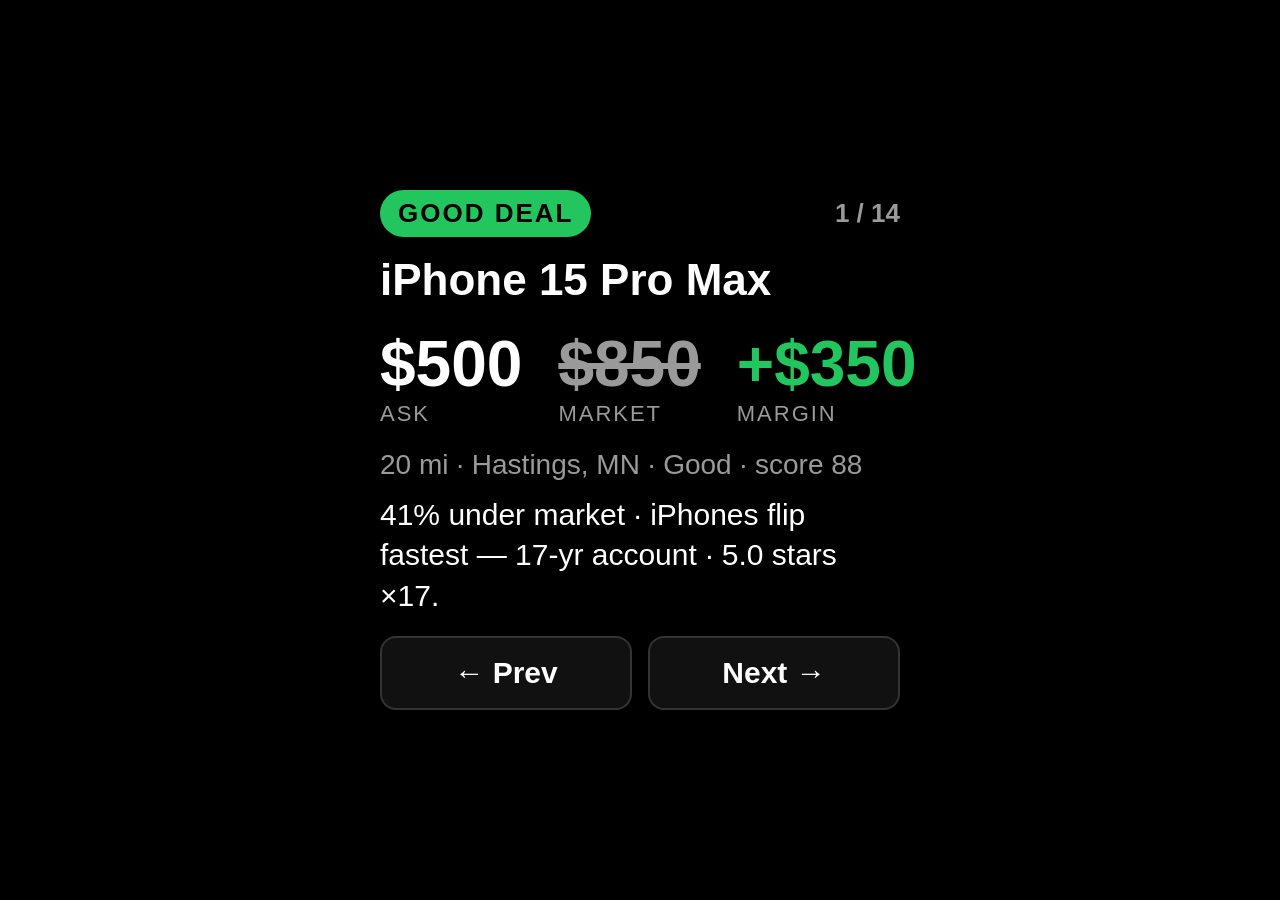
<file: app/index.html>
<!DOCTYPE html>
<html lang="en">
<head>
<meta charset="utf-8">
<!-- Lens target: Ray-Ban Display right-lens panel is 600x600. Design for that box. -->
<meta name="viewport" content="width=600, initial-scale=1">
<title>FlipSight</title>
<link rel="stylesheet" href="styles.css">
</head>
<body>
<main id="hud" aria-live="polite">
  <header>
    <span id="tier" class="badge">—</span>
    <span id="counter">– / –</span>
  </header>

  <h1 id="title">Loading deals…</h1>

  <section class="prices">
    <div class="price"><span id="ask" class="ask">–</span><span class="label">ask</span></div>
    <div class="price"><span id="market" class="market">–</span><span class="label">market</span></div>
    <div class="price"><span id="margin" class="margin">–</span><span class="label">margin</span></div>
  </section>

  <p id="meta" class="meta">–</p>
  <p id="why" class="why">–</p>

  <footer>
    <button id="prev" type="button">← Prev</button>
    <button id="next" type="button">Next →</button>
  </footer>
  <!-- TODO(wearables): replace buttons + keys with Neural Band gesture input
       via the Wearables Web Apps input API. See docs/ARCHITECTURE.md. -->
</main>
<script src="deals-data.js"></script>
<script src="app.js"></script>
</body>
</html>
</file>
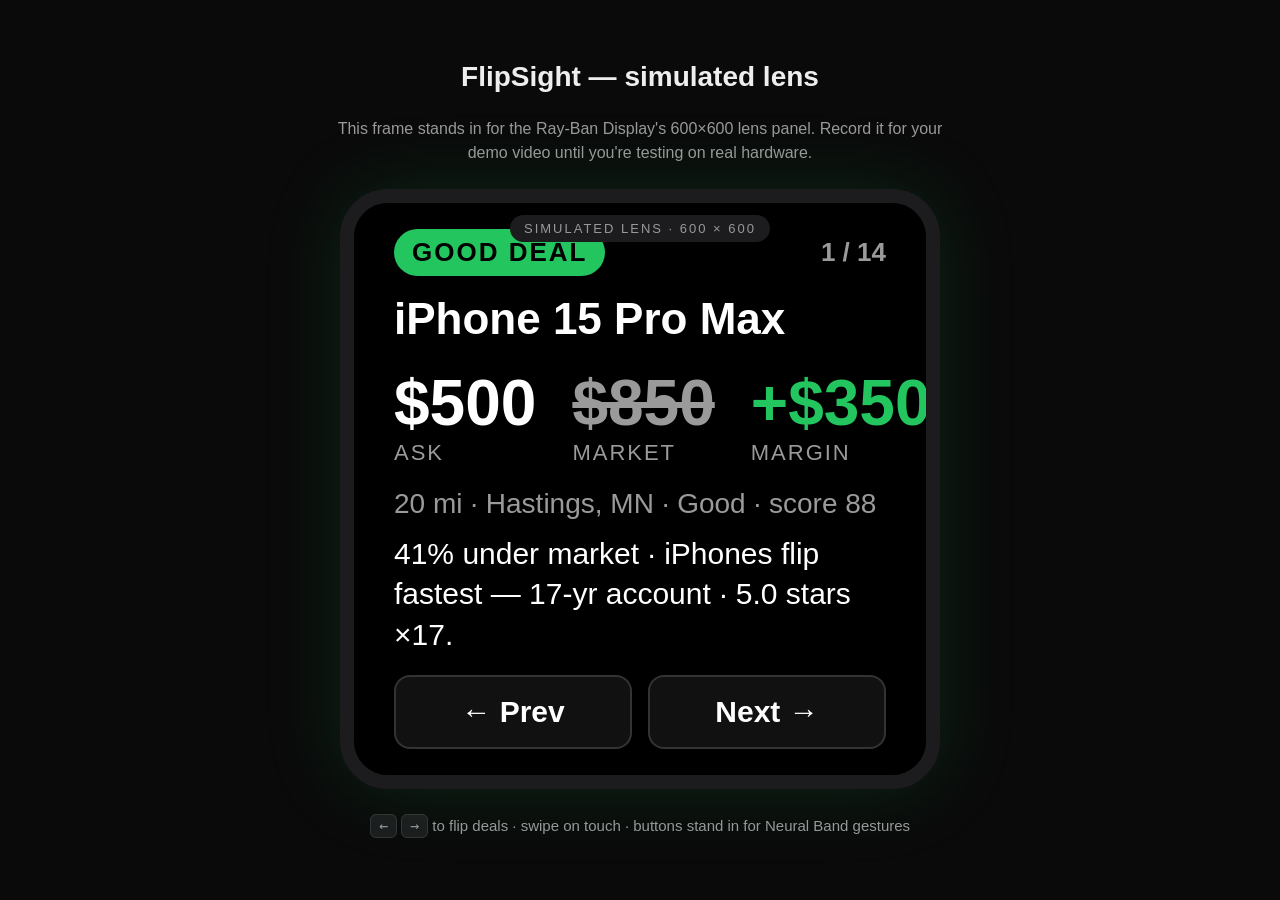
<file: mock/preview.html>
<!DOCTYPE html>
<html lang="en">
<head>
<meta charset="utf-8">
<meta name="viewport" content="width=device-width, initial-scale=1">
<title>FlipSight — Lens Preview (no hardware needed)</title>
<style>
  * { box-sizing: border-box; margin: 0; padding: 0; }
  body {
    background: #0a0a0a; color: #eee;
    font-family: -apple-system, "Segoe UI", Roboto, Helvetica, Arial, sans-serif;
    min-height: 100vh; display: flex; flex-direction: column;
    align-items: center; justify-content: center; gap: 24px; padding: 32px;
  }
  h1 { font-size: 28px; }
  p.sub { color: #999; max-width: 640px; text-align: center; line-height: 1.5; }
  .lens {
    width: 600px; height: 600px;
    border: 14px solid #1c1c1e; border-radius: 48px;
    overflow: hidden; box-shadow: 0 0 80px rgba(34,197,94,.15);
    position: relative;
  }
  .lens iframe { width: 100%; height: 100%; border: 0; }
  .tag {
    position: absolute; top: 12px; left: 50%; transform: translateX(-50%);
    background: #1c1c1e; color: #999; font-size: 13px; letter-spacing: 2px;
    padding: 6px 14px; border-radius: 999px; text-transform: uppercase;
  }
  .hints { color: #999; font-size: 15px; text-align: center; line-height: 1.7; }
  kbd { background: #1c1c1e; border: 1px solid #333; border-radius: 6px; padding: 2px 8px; }
</style>
</head>
<body>
  <h1>FlipSight — simulated lens</h1>
  <p class="sub">This frame stands in for the Ray-Ban Display's 600×600 lens panel.
  Record it for your demo video until you're testing on real hardware.</p>
  <div class="lens">
    <div class="tag">simulated lens · 600 × 600</div>
    <iframe src="../app/index.html" title="FlipSight HUD"></iframe>
  </div>
  <p class="hints">
    <kbd>←</kbd> <kbd>→</kbd> to flip deals · swipe on touch · buttons stand in for Neural Band gestures
  </p>
</body>
</html>
</file>
<file: app/styles.css>
/* FlipSight HUD — glanceable design for a 600x600 lens panel.
   Rules: 2-second reads, huge numbers, high contrast, no dense UI. */
:root {
  --bg: #000;
  --fg: #fff;
  --dim: #9a9a9a;
  --good: #22c55e;
  --deal: #eab308;
  --bad: #ef4444;
}
* { box-sizing: border-box; margin: 0; padding: 0; }
html, body { height: 100%; }
body {
  background: var(--bg);
  color: var(--fg);
  font-family: -apple-system, "Segoe UI", Roboto, Helvetica, Arial, sans-serif;
  display: flex;
  align-items: center;
  justify-content: center;
}
#hud {
  width: 600px;
  height: 600px;
  padding: 40px;
  display: flex;
  flex-direction: column;
  overflow: hidden;
}
header {
  display: flex;
  justify-content: space-between;
  align-items: center;
  margin-bottom: 18px;
}
.badge {
  font-size: 26px;
  font-weight: 800;
  letter-spacing: 2px;
  padding: 8px 18px;
  border-radius: 999px;
}
.badge.good-deal { background: var(--good); color: #000; }
.badge.deal { background: var(--deal); color: #000; }
.badge.bad-deal, .badge.no-go { background: var(--bad); color: #fff; }
#counter { color: var(--dim); font-size: 26px; font-weight: 600; }
h1 {
  font-size: 44px;
  line-height: 1.15;
  font-weight: 700;
  margin-bottom: 26px;
  display: -webkit-box;
  -webkit-line-clamp: 3;
  -webkit-box-orient: vertical;
  overflow: hidden;
}
.prices { display: flex; gap: 36px; margin-bottom: 22px; }
.price { display: flex; flex-direction: column; }
.price span:first-child { font-size: 64px; font-weight: 800; }
.price .label { color: var(--dim); font-size: 22px; text-transform: uppercase; letter-spacing: 2px; }
.ask { color: var(--fg); }
.market { color: var(--dim); text-decoration: line-through; }
.margin { color: var(--good); }
.meta { font-size: 28px; color: var(--dim); margin-bottom: 14px; }
.why { font-size: 30px; line-height: 1.35; flex: 1; }
footer { display: flex; gap: 16px; margin-top: 20px; }
button {
  flex: 1;
  font-size: 30px;
  font-weight: 700;
  padding: 18px;
  border-radius: 16px;
  border: 2px solid #333;
  background: #111;
  color: var(--fg);
  cursor: pointer;
}
button:active { background: #222; }
</file>
